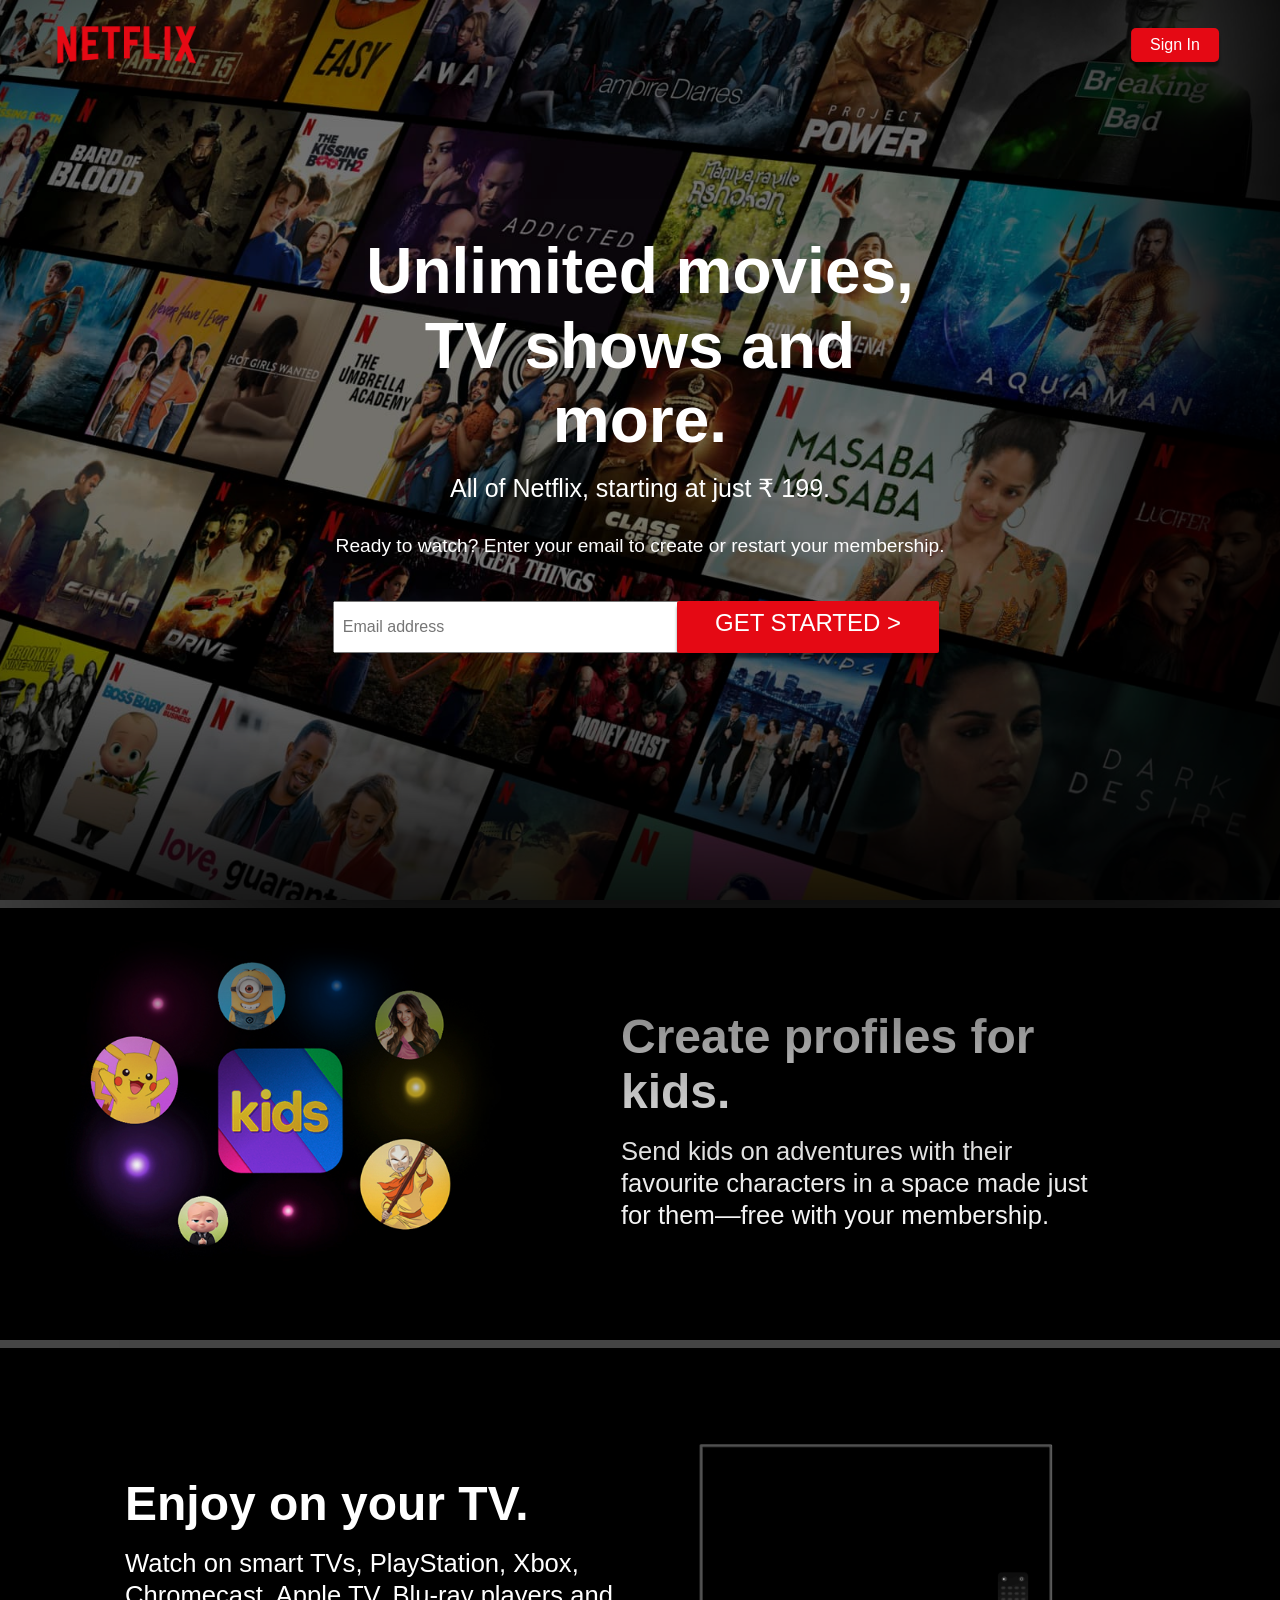
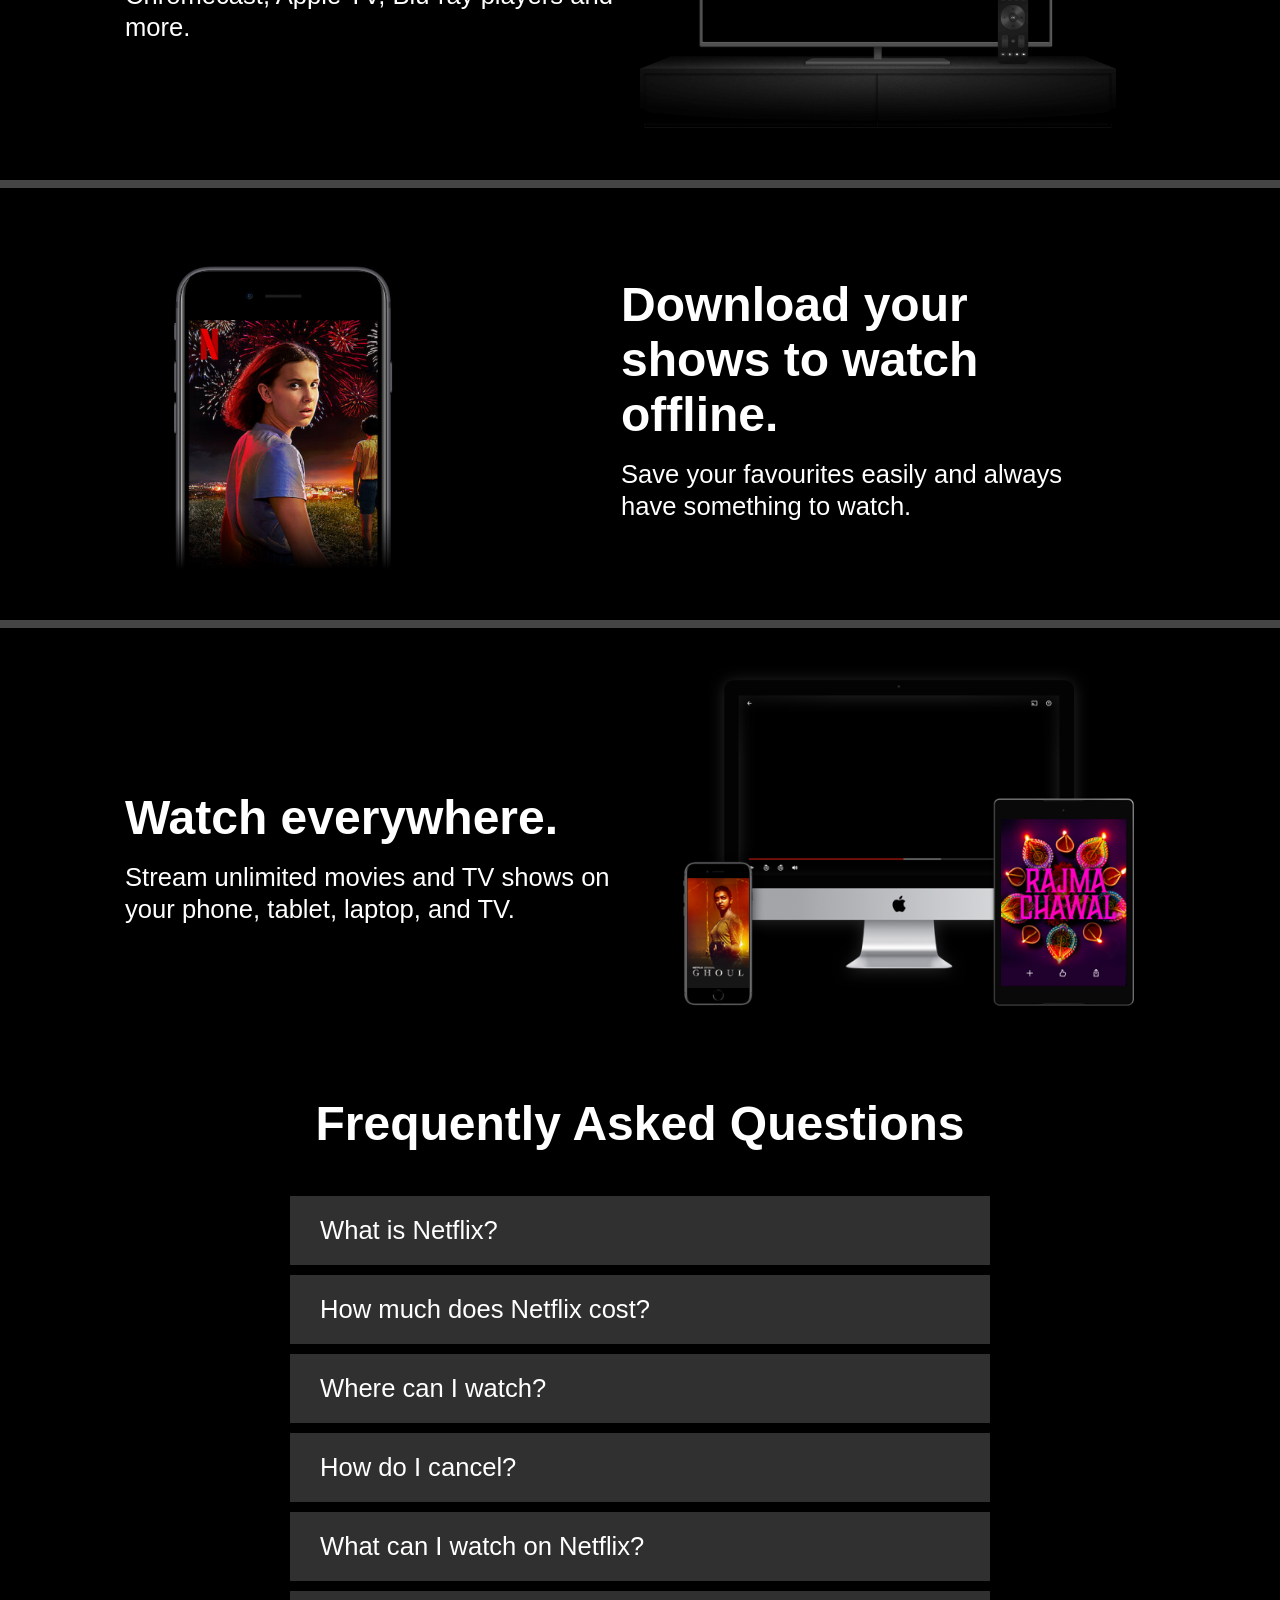
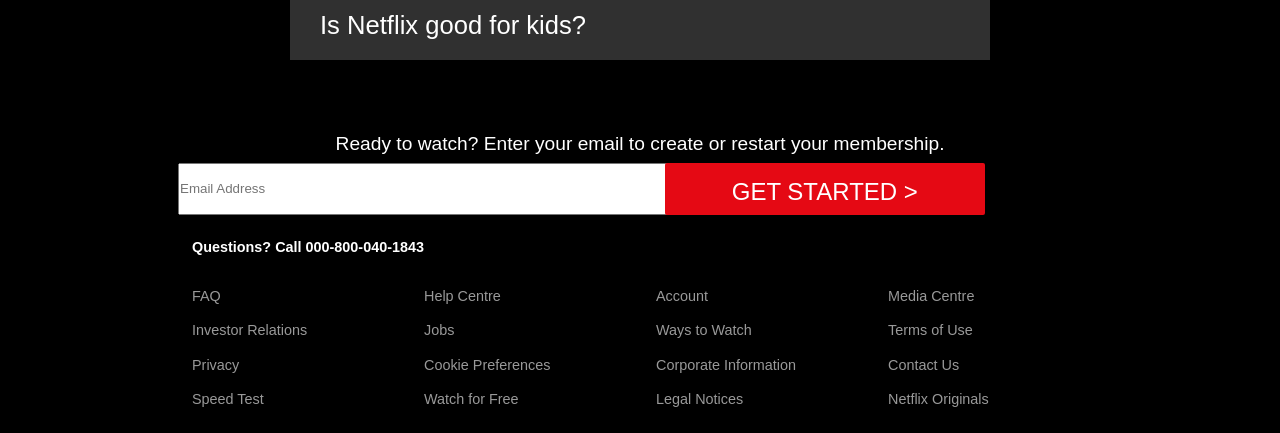
<file: Project-2/index.html>
<!DOCTYPE html>
<html lang="en">
<head>
    <meta charset="UTF-8">
    <meta name="viewport" content="width=device-width, initial-scale=1.0">
    <link rel="stylesheet" href="style.css">
    <title>Netflix</title>
</head>
<body>
    <header class="showcase">
        <div class="showcase-top">
            <img src="logo.png" alt="Netflix Logo">
            <a href="#" class="btn btn-rounded">Sign In</a>
        </div>
        <div class="showcase-content">
            <h1>Unlimited movies, TV shows and more.</h1>
            <h3>All of Netflix, starting at just ₹ 199.</h3>
            <p>Ready to watch? Enter your email to create or restart your membership.</p>
            <input type="email" name="email" id="mail" placeholder="Email address">
            <a href="#" class="btn btn-lg">GET STARTED ></a>
        </div>
    </header>

    <section class="style-cards">
        <div class="card-0">
            <img src="2.jpg" alt="Netflix Mobile">
            <div class="desc-0">
                <h1>Create profiles for kids.</h1>
                <h3>Send kids on adventures with their favourite characters in a space made just for them—free with your membership.</h3>
            </div>
        </div>
        <div class="card-1">
            <div class="desc-1">
                <h1>Enjoy on your TV.</h1>
                <h3>Watch on smart TVs, PlayStation, Xbox, Chromecast, Apple TV, Blu-ray players and more.</h3>
            </div>
            <img src="tv.png" alt="Netflix TV">
            <video class="video-1" autoplay="" playsinline="" muted="" loop=""><source src="1.m4v" type="video/mp4"></video>
        </div>
        <div class="card-2">
            <img src="3.jpg" alt="Netflix Mobile">
            <div class="desc-2">
                <h1>Download your shows to watch offline.</h1>
                <h3>Save your favourites easily and always have something to watch.</h3>
            </div>
        </div>
        <div class="card-3">
            <div class="desc-3">
                <h1>Watch everywhere.</h1>
                <h3>Stream unlimited movies and TV shows on your phone, tablet, laptop, and TV.</h3>
            </div>
            <img src="4.png" alt="Device-Pile-In">
            <video class="video-2" autoplay="" playsinline="" muted="" loop=""><source src="2.m4v" type="video/mp4"></video>
        </div>
    </section>

    <section class="lastsec">
        <div class="faq">
            <h1>Frequently Asked Questions</h1>
            <ul class="questions">
                <li>What is Netflix?</li>
                <li>How much does Netflix cost?</li>
                <li>Where can I watch?</li>
                <li>How do I cancel?</li>
                <li>What can I watch on Netflix?</li>
                <li>Is Netflix good for kids?</li>
            </ul>
            <p>Ready to watch? Enter your email to create or restart your membership.</p>
            <div class="input">
                <input type="email" name="email" placeholder="Email Address">
                <a href="#" class="btn-rounded"><button>GET STARTED ></button></a>
            </div>
        </div>
    </section>


    <footer class="footer">
        <p>Questions? Call 000-800-040-1843</p>
        <div class="footer-cols">
            <ul>
                <li><a href="#">FAQ</a></li>
                <li><a href="#">Investor Relations</a></li>
                <li><a href="#">Privacy</a></li>
                <li><a href="#">Speed Test</a></li>
            </ul>
            <ul>
                <li><a href="#">Help Centre</a></li>
                <li><a href="#">Jobs</a></li>
                <li><a href="#">Cookie Preferences</a></li>
                <li><a href="#">Watch for Free</a></li>
            </ul>
            <ul>
                <li><a href="#">Account</a></li>
                <li><a href="#">Ways to Watch</a></li>
                <li><a href="#">Corporate Information</a></li>
                <li><a href="#">Legal Notices</a></li>
            </ul>
            <ul>
                <li><a href="#">Media Centre</a></li>
                <li><a href="#">Terms of Use</a></li>
                <li><a href="#">Contact Us</a></li>
                <li><a href="#">Netflix Originals</a></li>
            </ul>
        </div>
    </footer>
</body>
</html>
</file>
<file: Project-2/style.css>
:root{
    --primary-color: #e50914;
    --dark-color: #141414;
    --light-color: #f4f4f4;
}

*{
    margin: 0;
    padding: 0;
}

body{
    font-family: Arial, Helvetica, sans-serif;
    background: #000000;
    color: #999999;
}

ul{
    list-style: none;
}

h1,h2,h3,h4{
    color: #ffffff;
}

h3{
    font-weight: lighter;
}

a{
    color: #ffffff;
    text-decoration: none;
}

p{
    margin: 0.5rem 0;
    font-weight: bold;
    color: #ffffff;
}

img{
    width: 100%;
}

.showcase{
    width: 100%;
    height: 100vh;
    position: relative;
    background: url("1.jpg") no-repeat center center/cover;
}

.showcase::after{
    content: "";
    position: absolute;
    top: 0;
    left: 0;
    width: 100%;
    height: 100%;
    z-index: 1;
    background: rgba(0, 0, 0, 0.4);
    box-shadow: 120px 100px 250px #000000 , inset -120px -100px 250px #000000;
}

.showcase-top{
    position: relative;
    z-index: 2;
    height: 90px;
}

.showcase-top img{
    width: 140px;
    position: absolute;
    top: 50%;
    left: 0;
    transform: translate(40% , -50%);
}

.showcase-top a{
    position: absolute;
    top: 50%;
    right: 0;
    transform: translate(-60% , -50%);
}

.showcase-content{
    position: relative;
    margin: 0 26%;
    z-index: 2;
    display: flex;
    flex-direction: column;
    justify-content: center;
    text-align: center;
    align-items: center;
    margin-top: 9rem;
}

.showcase-content h1{
    font-weight: 700;
    font-size: 64px;
    margin: 0 30px;
    max-width: 800px;
    line-height: 74.5px;
}

.showcase-content h3{
    color: white;
    font-size: 25px;
    margin: 16px 0;
}

.showcase-content p{
    font-size: 19.2px;
    font-weight: 300;
    padding-top: 0.5rem;
    padding-bottom: 1rem;
}

.showcase-content input{
    position: absolute;
    left: 0;
    bottom: -8vh;
    width: 454px;
    height: 3rem;
    font-size: 1rem;
    padding-left: 0.5rem;
}

.btn{
    display: inline-block;
    background: var(--primary-color);
    color: white;
    padding: 0.5rem 1.2rem;
    font-size: 1rem;
    text-align: center;
    border: none;
    cursor: pointer;
    border-radius: 2px;
    margin-right: 0.5rem;
    outline: none;
    box-shadow: 0 5px 3px rgba(0, 0, 0, 0.45);
}

.btn:hover{
    opacity: 0.9;
}

.btn-rounded{
    border-radius: 5px;
}

.showcase-content .btn-lg{
    position: absolute;
    right: 0;
    bottom: -8vh;
    padding: 0.5rem 1.2rem;
    font-size: 1.5rem;
    text-transform: uppercase;
    height: 36px;
    width: 14rem;
}

.card-0 , 
.card-1,
.card-2,
.card-3{
    border-top: 8px rgb(69, 69, 69) solid;
    padding: 50px;
}

.card-0{
    position: relative;
    display: inline-grid;
    grid-template-columns: 40% 50%;
    text-align: left;
    align-items: center;
    padding: 25px 45px 50px;
}

.desc-0{
    padding-left: 100px;
}

.card-1{
    position: relative;
    display: inline-grid;
    grid-template-columns: 50% 40%;
    text-align: left;
    align-items: center;
    padding: 25px 45px 50px;
}

.desc-1{
    padding-left: 80px;
}

.style-cards h1{
    font-size: 3rem;
    padding: 1rem;
    padding-left: 0;
}

.style-cards h3{
    font-size: 1.6rem;
    line-height: 2rem;
}

.card-1 video{
    position: relative;
    width: 100%;
    height: 54%;
    grid-column: 2/2;
    grid-row: 1/2;
    z-index: -1;
}

.card-1 img{
    grid-column: 2/2;
    grid-row: 1/2;
}

.card-2{
    position: relative;
    display: inline-grid;
    grid-template-columns: 40% 50%;
    text-align: left;
    align-items: center;
    padding: 25px 45px 50px;
}

.desc-2{
    padding-left: 100px;
}

.card-3{
    position: relative;
    display: inline-grid;
    grid-template-columns: 50% 40%;
    text-align: left;
    align-items: center;
    padding: 25px 45px 50px;
}

.desc-3{
    padding-left: 80px;
    padding-right: 20px;
}

.card-3 img{
    width: 110%;
    grid-column: 2/2;
    grid-row: 1/2;
}

.card-3 video{
    position: relative;
    top: -87px;
    left: 125px;
    width: 65%;
    height: 78%;
    grid-column: 2/2;
    grid-row: 1/2;
    z-index: -1;
}

.faq{
    text-align: center;
}

.faq h1{
    padding-bottom: 40px;
    font-size: 3rem;
}

.questions{
    display: flex;
    flex-direction: column;
    flex-basis: 40%;
    align-items: center;
}

.questions li{
    padding: 20px 30px;
    margin: 5px;
    font-size: 1.6rem;
    background-color: #303030;
    color: white;
    text-align: left;
    width: 50%;
}

.faq p{
    padding-top: 60px;
    font-size: 1.2rem;
    font-weight: 200;
}

.input{
    display: inline-grid;
    align-items: center;
    grid-template-columns: 50% 40%;
}

.input input{
    width: 600px;
    height: 3rem;
}

.input button{
    height: 3.25rem;
    width: 320px;
    left: 20px;
    text-align: center;
    background-color: var(--primary-color);
    font-size: 1.5rem;
    padding: 15px 32px;
    border: none;
    border-radius: 2px;
    color: white;
}

.footer{
    max-width: 70%;
    margin: 1rem auto;
    overflow: auto;
}

.footer ,
.footer a{
    color: #999999;
    font-size: 0.9rem;
}

.footer p{
    margin-bottom: 1.5rem;
}

.footer .footer-cols{
    display: grid;
    grid-template-columns: repeat(4 , 1fr);
    grid-gap: 2rem;
}

.footer li{
    line-height: 2.4;
}
</file>
